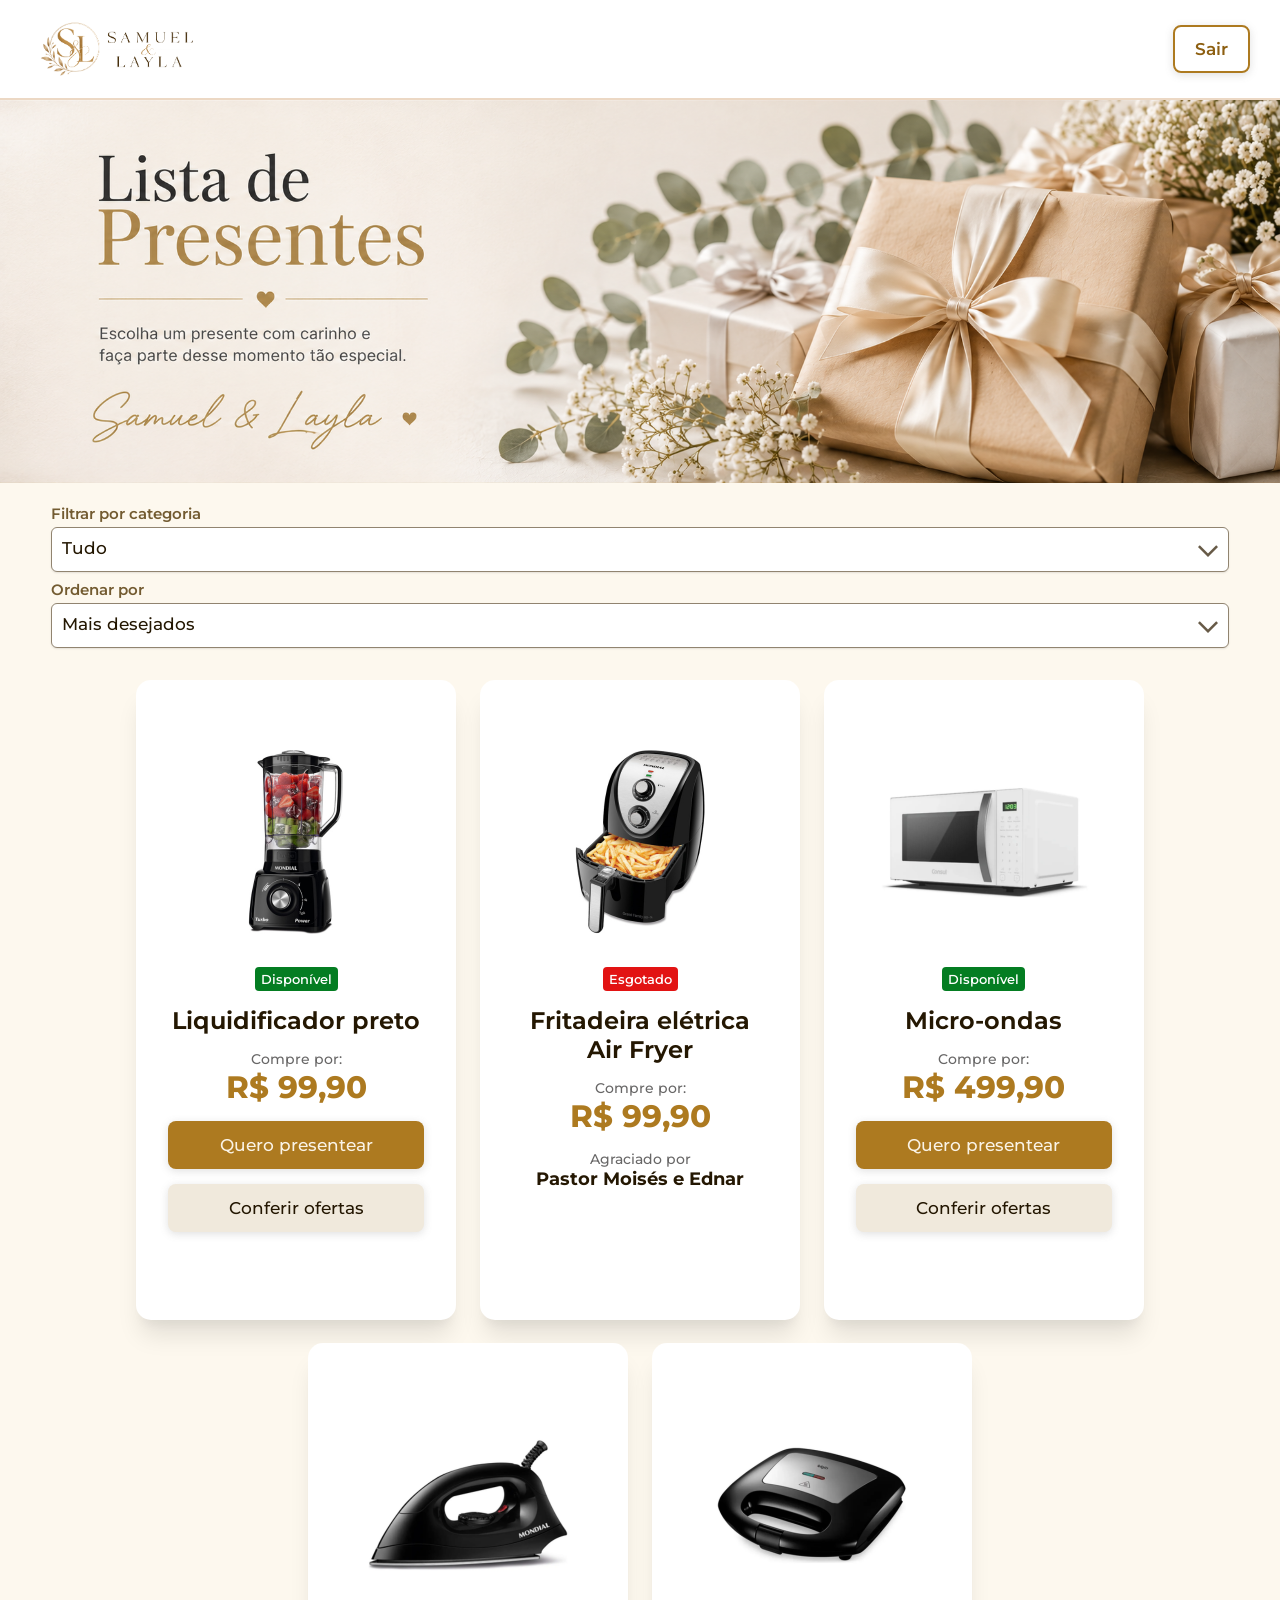
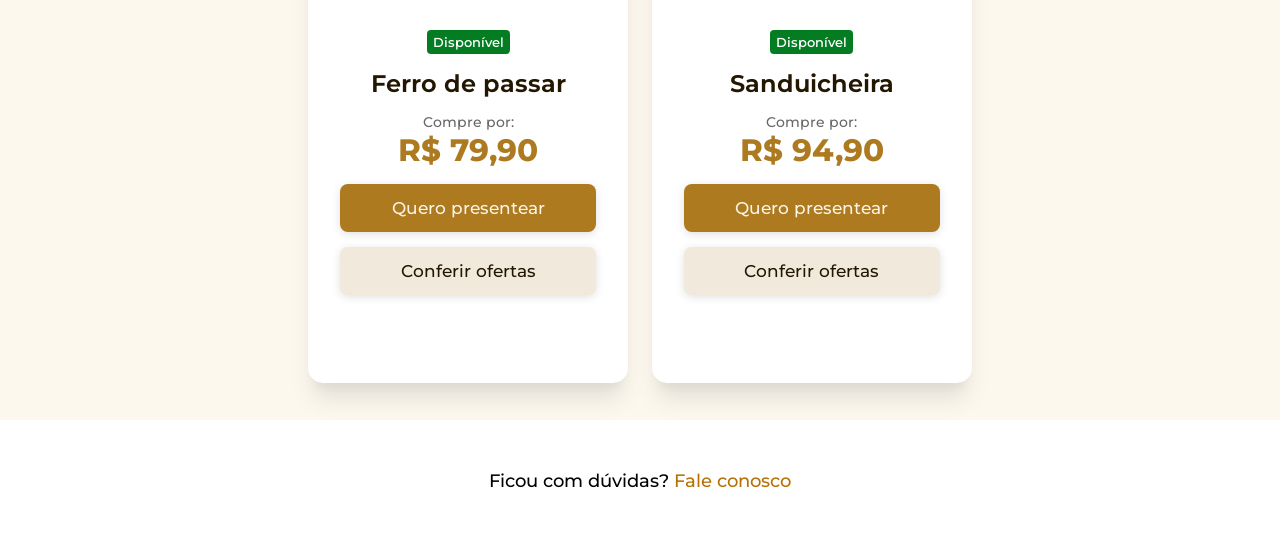
<file: index.html>
<!DOCTYPE html>
<html lang="pt-br">
    <head>
        <meta charset="UTF-8">
        <meta name="viewport" content="width=device-width, initial-scale=1.0">
        <link rel="stylesheet" href="https://fonts.googleapis.com/css2?family=Material+Symbols+Outlined">
        <link rel="stylesheet" href="./css/app.css">
        <link rel="stylesheet" href="./css/presentes.css">
        <title>Samuel & Layla</title>
    </head>
    <body>
        <div id="content">
            <header>
                <div class="logo">
                    <img src="./img/logotipo.png" alt="Samuel & Layla">
                </div>
                <button class="btn btn-outline" type="button">Sair</button>
            </header>
            <section class="banner">
                <img src="./img/banner.png" alt="Convite" width="100%">
            </section>
            <main>
                
                <div class="form-field">
                    <label for="ordenarPor">Filtrar por categoria</label>
                    <select name="ordenarPor" id="ordenarPor">
                        <option value="">selecione...</option>
                        <option value="tudo" selected>Tudo</option>
                        <option value="eletrodomesticos">Eletrodomésticos</option>
                        <option value="cozinha">Cozinha</option>
                        <option value="limpeza">Limpeza</option>
                        <option value="quarto">Quarto</option>
                    </select>
                    <span class="material-symbols-outlined">
                        arrow_forward_ios
                    </span>
                </div>
                <div class="form-field">
                    <label for="ordenarPor">Ordenar por</label>
                    <select name="ordenarPor" id="ordenarPor">
                        <option value="">selecione...</option>
                        <option value="maisdesejados" selected>Mais desejados</option>
                        <option value="maiorpreco">Maior preço</option>
                        <option value="maiorpreco">Menor preço</option>
                    </select>
                    <span class="material-symbols-outlined">
                        arrow_forward_ios
                    </span>
                </div>
                
                <div class="container">
                    <div class="card">
                        <img src="./img/liquidificador.png" alt="Liquidificador preto">
                        <div class="badge available">Disponível</div>
                        <h1>Liquidificador preto</h1>
                        <h2>
                            Compre por: <span>R$ 99,90</span>
                        </h2>
                        <button class="btn btn-primary block" type="button">Quero presentear</button>
                        <button class="btn btn-secondary block" type="button">Conferir ofertas</button>
                    </div>
                    <div class="card">
                        <img src="./img/fritadeira.png" alt="Fritadeira elétrica Air Fryer">
                        <div class="badge unavailable">Esgotado</div>
                        <h1>Fritadeira elétrica Air Fryer</h1>
                        <h2>
                            Compre por: <span>R$ 99,90</span>
                        </h2>
                        <p class="convidado">Agraciado por <strong>Pastor Moisés e Ednar</strong></p>
                    </div>
                    <div class="card">
                        <img src="./img/micro-ondas.png" alt="Micro-ondas">
                        <div class="badge available">Disponível</div>
                        <h1>Micro-ondas</h1>
                        <h2>
                            Compre por: <span>R$ 499,90</span>
                        </h2>
                        <button class="btn btn-primary block" type="button">Quero presentear</button>
                        <button class="btn btn-secondary block" type="button">Conferir ofertas</button>
                    </div>
                    <div class="card">
                        <img src="./img/ferro.png" alt="Ferro de passar">
                        <div class="badge available">Disponível</div>
                        <h1>Ferro de passar</h1>
                        <h2>
                            Compre por: <span>R$ 79,90</span>
                        </h2>
                        <button class="btn btn-primary block" type="button">Quero presentear</button>
                        <button class="btn btn-secondary block" type="button">Conferir ofertas</button>
                    </div>
                    <div class="card">
                        <img src="./img/sanduicheira.png" alt="Sanduicheira">
                        <div class="badge available">Disponível</div>
                        <h1>Sanduicheira</h1>
                        <h2>
                            Compre por: <span>R$ 94,90</span>
                        </h2>
                        <button class="btn btn-primary block" type="button">Quero presentear</button>
                        <button class="btn btn-secondary block" type="button">Conferir ofertas</button>
                    </div>
                </div>
            </main>
            <footer>
                Ficou com dúvidas? <a href="#" target="_blank">Fale conosco</a>
            </footer>
        </div>
        <script>

        </script>
    </body>
</html>
</file>
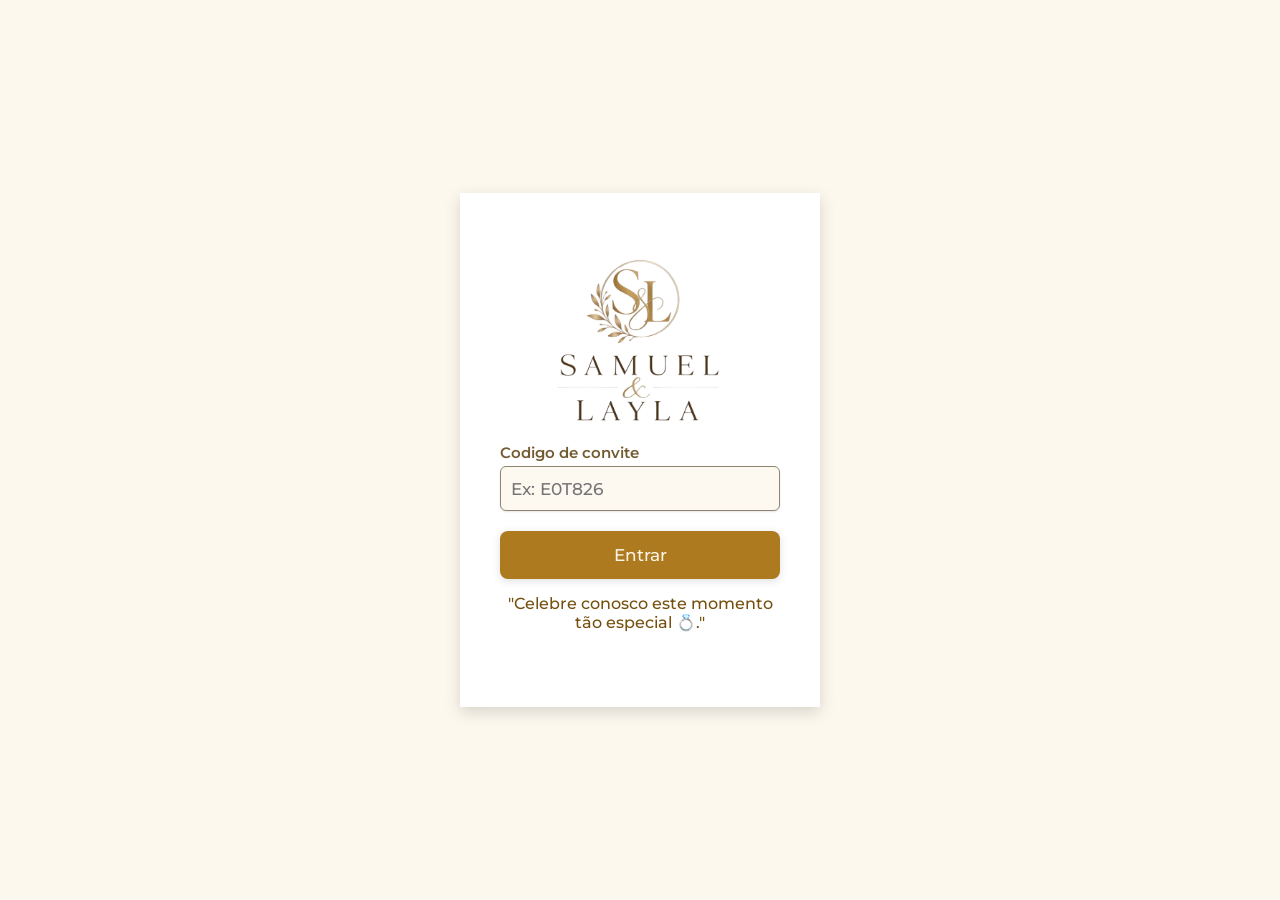
<file: entrar.html>
<!DOCTYPE html>
<html lang="pt-br">
    <head>
        <meta charset="UTF-8">
        <meta name="viewport" content="width=device-width, initial-scale=1.0">
        <link rel="stylesheet" href="https://fonts.googleapis.com/css2?family=Material+Symbols+Outlined">
        <link rel="stylesheet" href="./css/app.css">
        <link rel="stylesheet" href="./css/entrar.css">
        <title>Samuel & Layla</title>
    </head>
    <body>
        <div id="content">
            <main>
                <div>
                    <img src="./img/logotipo2.png" alt="Samuel & Layla" width="180px">
                </div>
                <form name="entrar" method="POST">
                    <div class="form-field">
                        <label for="codigo">Codigo de convite</label>
                        <input id="codigo" name="codigo" type="text" placeholder="Ex: E0T826" maxlength="6" required>
                    </div>
                    <button class="btn btn-primary block" type="submit">Entrar</button>
                </form>
                <p>"Celebre conosco este momento tão especial 💍."</p>
            </main>
        </div>
        <script>
            const form = document.forms['entrar'];
            form.addEventListener('submit', (event) => {
                event.preventDefault();
                const codigo = form.codigo.value.trim();

                if(codigo === "") {
                    alert('O codigo de convite é obrigatório');
                    form.codigo.value = '';
                    return;
                }

                console.log(codigo);

            });
        </script>
    </body>
</html>
</file>
<file: css/app.css>
@import url('./base.css');
@import url('./button.css');
@import url('./card.css');
@import url('./flexbox.css');
@import url('./form.css');
</file>
<file: css/presentes.css>
header {
    width: 100%;
    height: 100px;
    padding: 0 30px;
    display: flex;
    justify-content: space-between;
    align-items: center;
    background-color: #fff;
    border-bottom: 2px solid #ecd8c4;
}

div.logo {
    width: 15%;
    overflow: hidden;
}

div.logo img {
    display: block;
    width: 100%;
    height: auto;
}

main {
    padding: 1% 4%;
}

section.banner {
    width: 100%;
    overflow: hidden;
}

section.banner img {
    display: block;
    width: 100%;
    height: auto;
}

footer {
    padding: 50px 0;
    background-color: #fff;
    text-align: center;
    font-size: 18px;
    font-weight: 500;
}

footer > a {
    text-decoration: none;
    color: #b57104;
}

footer > a:hover {
    text-decoration: underline;
}
</file>
<file: css/entrar.css>
main {
    background-color: #fff;
    width: 360px;
    padding: 60px 40px;
    box-shadow: rgba(0, 0, 0, 0.15) 0px 5px 15px 0px;
}

main > div {
    text-align: center;
}

div#content {
    display: flex;
    align-items: center;
    justify-content: center;
}

form {
    display: flex;
    flex-direction: column;
    gap: 12px;
}

main > p {
    font-weight: 500;
    font-size: 16px;
    margin: 15px 0;
    text-align: center;
    color: #744f0d;
}
</file>
